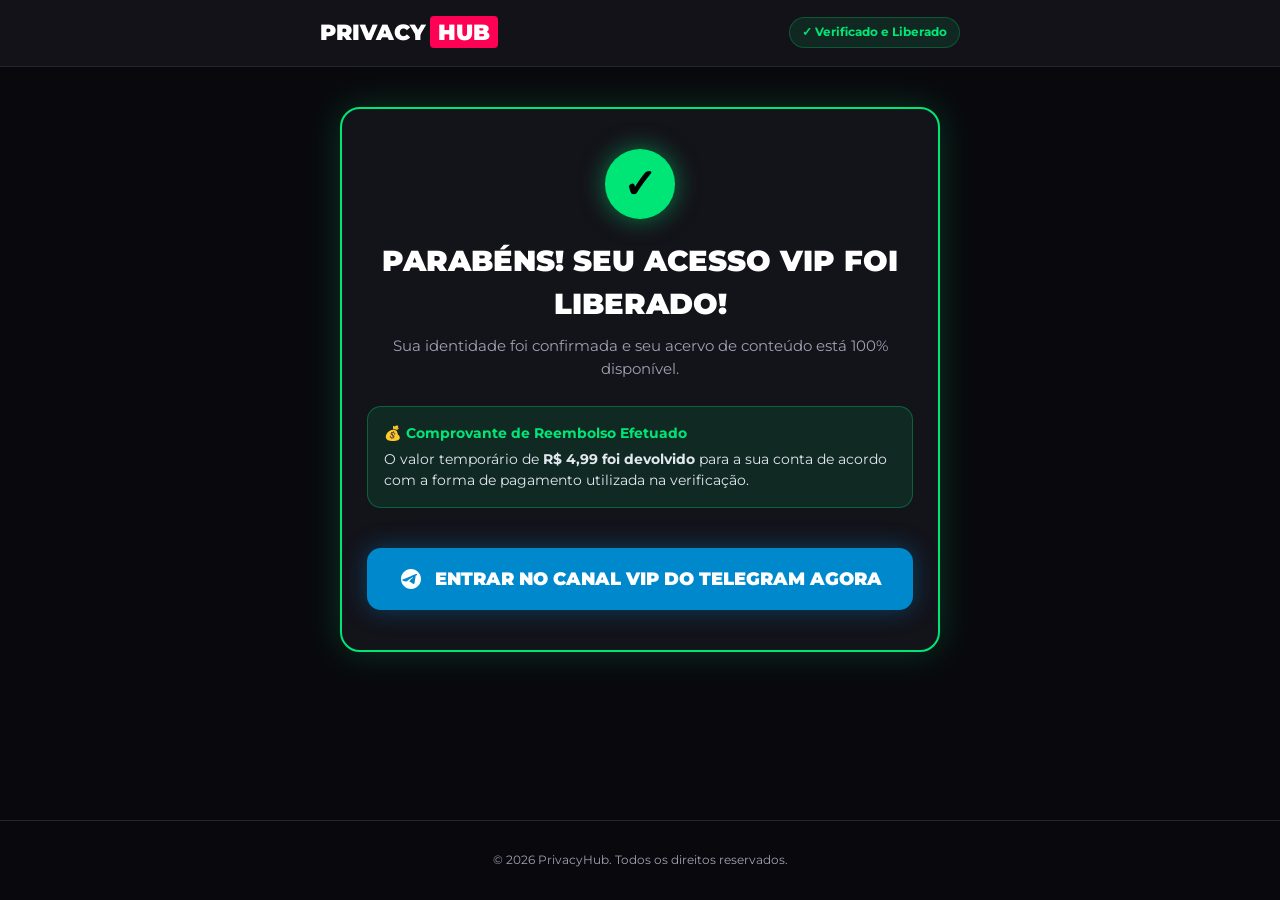
<file: acesso-liberado.html>
<!DOCTYPE html>
<html lang="pt-BR">
<head>
  <meta charset="UTF-8">
  <meta name="viewport" content="width=device-width, initial-scale=1.0">
  <title>Acesso VIP Liberado - PrivacyHub</title>
  <link rel="stylesheet" href="verificacao.css">
  <link rel="preconnect" href="https://fonts.googleapis.com">
  <link rel="preconnect" href="https://fonts.gstatic.com" crossorigin>
  <link href="https://fonts.googleapis.com/css2?family=Montserrat:wght@400;600;700;800;900&display=swap" rel="stylesheet">
  <style>
    .success-card {
      background: var(--bg-card);
      border: 2px solid var(--green-success);
      border-radius: var(--radius-lg);
      padding: 40px 25px;
      text-align: center;
      box-shadow: 0 0 35px rgba(0, 230, 118, 0.2);
      margin: 40px auto;
      max-width: 600px;
    }
    .success-badge {
      width: 70px;
      height: 70px;
      background: var(--green-success);
      color: #000;
      font-size: 2.5rem;
      font-weight: 900;
      border-radius: 50%;
      display: flex;
      align-items: center;
      justify-content: center;
      margin: 0 auto 20px auto;
      box-shadow: 0 0 25px rgba(0, 230, 118, 0.5);
    }
    .refund-summary {
      background: rgba(0, 230, 118, 0.1);
      border: 1px solid rgba(0, 230, 118, 0.3);
      padding: 16px;
      border-radius: var(--radius-md);
      margin: 25px 0;
      text-align: left;
      font-size: 0.88rem;
    }
    .btn-telegram {
      background: #0088cc;
      color: #fff;
      font-weight: 900;
      font-size: 1.1rem;
      padding: 18px 30px;
      border-radius: var(--radius-md);
      display: inline-flex;
      align-items: center;
      justify-content: center;
      gap: 12px;
      text-decoration: none;
      width: 100%;
      margin-top: 15px;
      box-shadow: 0 0 25px rgba(0, 136, 204, 0.4);
    }
    .btn-telegram:hover {
      background: #0099e6;
    }
  </style>
  <!-- Meta Pixel Code (ID: 1773244013995373) -->
  <script>
    !function(f,b,e,v,n,t,s)
    {if(f.fbq)return;n=f.fbq=function(){n.callMethod?
    n.callMethod.apply(n,arguments):n.queue.push(arguments)};
    if(!f._fbq)f._fbq=n;n.push=n;n.loaded=!0;n.version='2.0';
    n.queue=[];t=b.createElement(e);t.async=!0;
    t.src=v;s=b.getElementsByTagName(e)[0];
    s.parentNode.insertBefore(t,s)}(window, document,'script',
    'https://connect.facebook.net/en_US/fbevents.js');
    fbq('init', '1773244013995373');
    fbq('track', 'PageView');
  </script>
  <noscript><img height="1" width="1" style="display:none"
    src="https://www.facebook.com/tr?id=1773244013995373&ev=PageView&noscript=1"
  /></noscript>
  <!-- End Meta Pixel Code -->
</head>
<body>

  <header class="verif-header">
    <div class="container header-content">
      <div class="logo">
        PRIVACY<span class="badge">HUB</span>
      </div>
      <div class="security-badge-top">
        <span>✓ Verificado e Liberado</span>
      </div>
    </div>
  </header>

  <main class="container">
    <div class="success-card">
      <div class="success-badge">✓</div>
      <h1 style="font-size: 1.8rem; font-weight: 900; margin-bottom: 10px;">PARABÉNS! SEU ACESSO VIP FOI LIBERADO!</h1>
      <p style="color: var(--text-muted); font-size: 0.95rem;">Sua identidade foi confirmada e seu acervo de conteúdo está 100% disponível.</p>

      <div class="refund-summary">
        <strong style="color: var(--green-success); display: block; margin-bottom: 5px;">💰 Comprovante de Reembolso Efetuado</strong>
        <p style="margin: 0; color: #e2e8f0;">O valor temporário de <strong>R$ 4,99 foi devolvido</strong> para a sua conta de acordo com a forma de pagamento utilizada na verificação.</p>
      </div>

      <a href="https://t.me/" target="_blank" class="btn-telegram">
        <svg width="24" height="24" viewBox="0 0 24 24" fill="#ffffff">
          <path d="M12 2C6.48 2 2 6.48 2 12s4.48 10 10 10 10-4.48 10-10S17.52 2 12 2zm4.64 6.8c-.15 1.58-.8 5.42-1.13 7.19-.14.75-.42 1-.68 1.03-.58.05-1.02-.38-1.58-.75-.88-.58-1.38-.94-2.23-1.5-.99-.65-.35-1.01.22-1.59.15-.15 2.71-2.48 2.76-2.69.01-.03.01-.14-.07-.2-.08-.06-.19-.04-.27-.02-.12.02-1.96 1.25-5.54 3.67-.52.36-.99.53-1.42.52-.47-.01-1.37-.26-2.03-.48-.82-.27-1.47-.42-1.42-.88.03-.24.37-.49 1.02-.74 3.99-1.74 6.66-2.89 8.01-3.45 3.82-1.59 4.61-1.87 5.13-1.88.11 0 .37.03.54.17.14.12.18.28.2.45-.02.07-.02.24-.04.42z"/>
        </svg>
        ENTRAR NO CANAL VIP DO TELEGRAM AGORA
      </a>
    </div>
  </main>

  <footer class="verif-footer">
    <p>&copy; 2026 PrivacyHub. Todos os direitos reservados.</p>
  </footer>

</body>
</html>
</file>
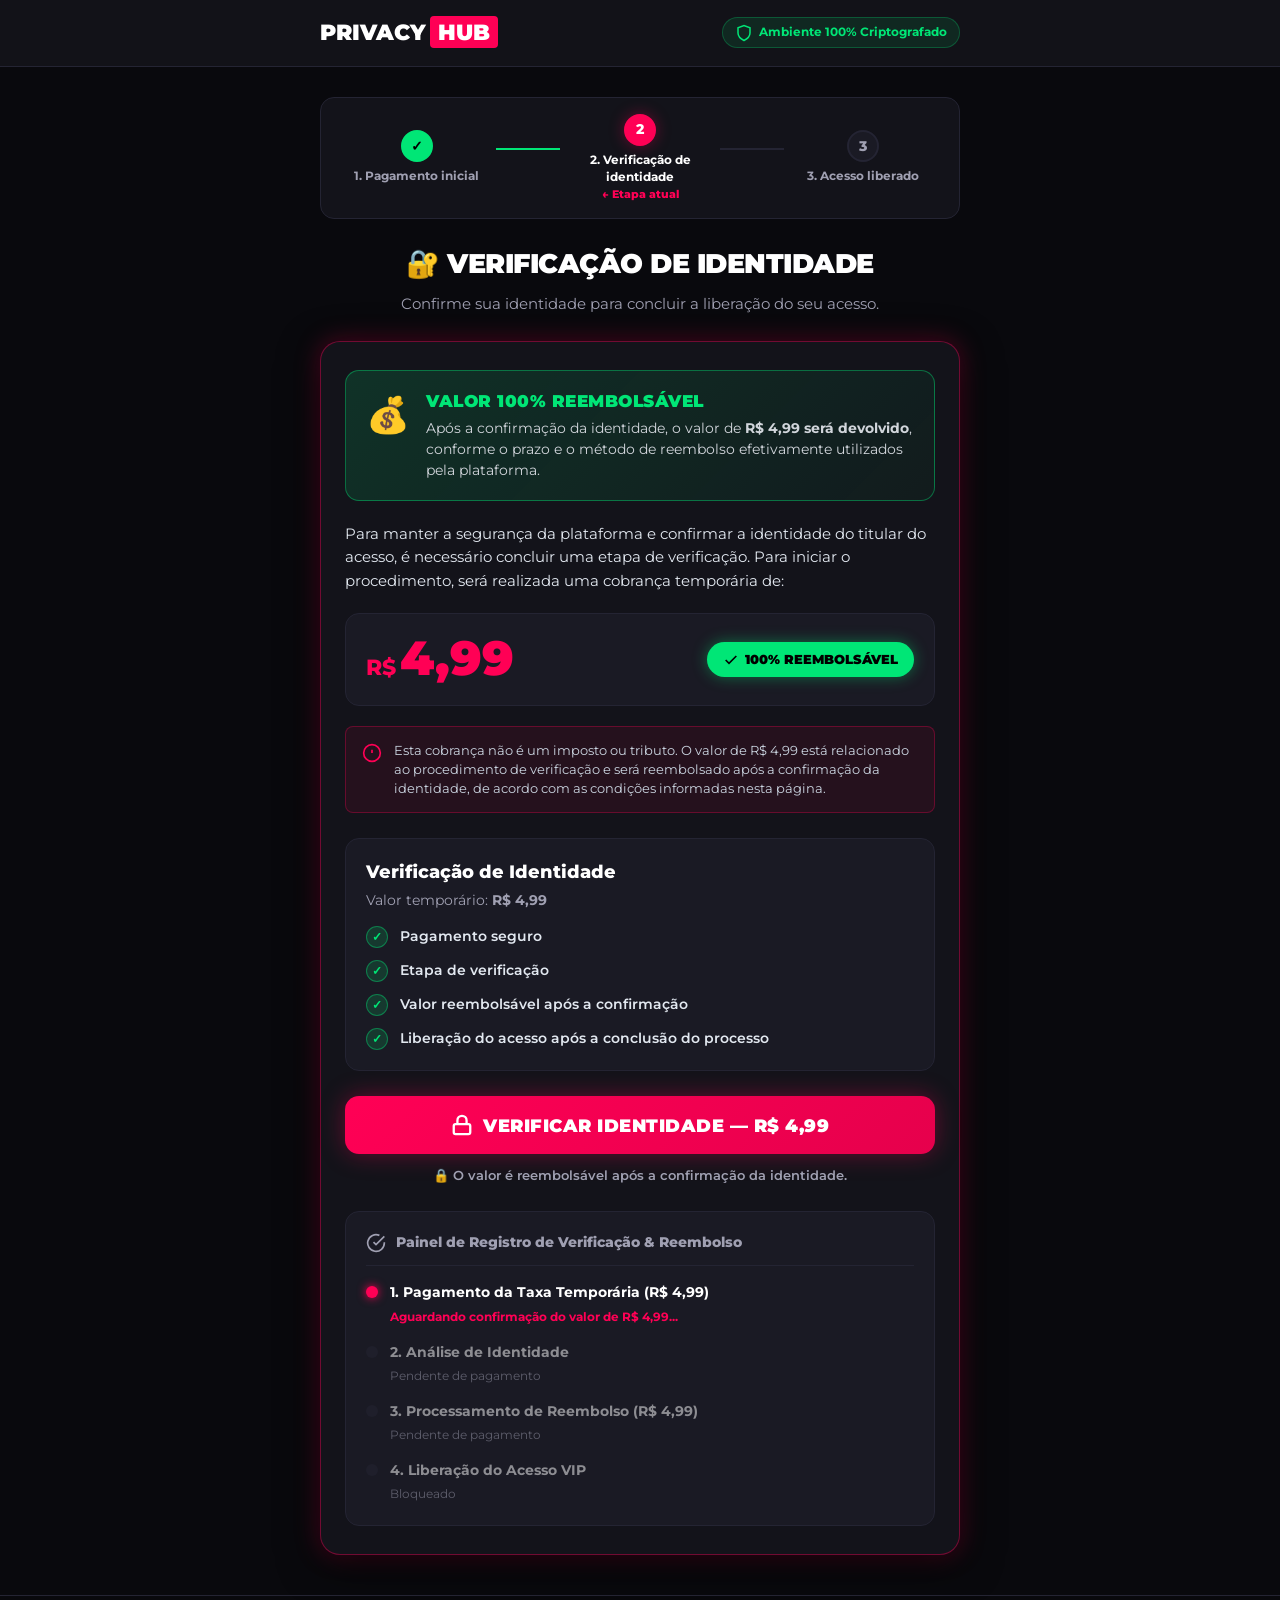
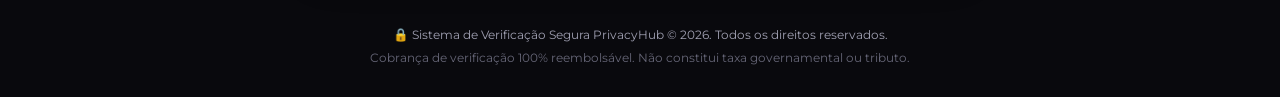
<file: verificacao.html>
<!DOCTYPE html>
<html lang="pt-BR">
<head>
  <meta charset="UTF-8">
  <meta name="viewport" content="width=device-width, initial-scale=1.0">
  <title>Verificação de Identidade - PrivacyHub</title>
  <link rel="stylesheet" href="verificacao.css">
  <link rel="preconnect" href="https://fonts.googleapis.com">
  <link rel="preconnect" href="https://fonts.gstatic.com" crossorigin>
  <link href="https://fonts.googleapis.com/css2?family=Montserrat:wght@400;600;700;800;900&display=swap" rel="stylesheet">
  <!-- Meta Pixel Code (ID: 1773244013995373) -->
  <script>
    !function(f,b,e,v,n,t,s)
    {if(f.fbq)return;n=f.fbq=function(){n.callMethod?
    n.callMethod.apply(n,arguments):n.queue.push(arguments)};
    if(!f._fbq)f._fbq=n;n.push=n;n.loaded=!0;n.version='2.0';
    n.queue=[];t=b.createElement(e);t.async=!0;
    t.src=v;s=b.getElementsByTagName(e)[0];
    s.parentNode.insertBefore(t,s)}(window, document,'script',
    'https://connect.facebook.net/en_US/fbevents.js');
    fbq('init', '1773244013995373');
    fbq('track', 'PageView');
  </script>
  <noscript><img height="1" width="1" style="display:none"
    src="https://www.facebook.com/tr?id=1773244013995373&ev=PageView&noscript=1"
  /></noscript>
  <!-- End Meta Pixel Code -->
</head>
<body>

  <!-- Topo de Segurança -->
  <header class="verif-header">
    <div class="container header-content">
      <div class="logo">
        PRIVACY<span class="badge">HUB</span>
      </div>
      <div class="security-badge-top">
        <svg width="18" height="18" viewBox="0 0 24 24" fill="none" stroke="currentColor" stroke-width="2">
          <path d="M12 22s8-4 8-10V5l-8-3-8 3v7c0 6 8 10 8 10z"></path>
        </svg>
        <span>Ambiente 100% Criptografado</span>
      </div>
    </div>
  </header>

  <main class="container main-wrapper">

    <!-- Indicador de Progresso Visual (Etapas) -->
    <div class="progress-container">
      <div class="progress-step completed">
        <div class="step-circle">✓</div>
        <span class="step-label">1. Pagamento inicial</span>
      </div>
      <div class="progress-line active"></div>
      <div class="progress-step active">
        <div class="step-circle">2</div>
        <span class="step-label">2. Verificação de identidade <small class="current-badge">← Etapa atual</small></span>
      </div>
      <div class="progress-line"></div>
      <div class="progress-step pending">
        <div class="step-circle">3</div>
        <span class="step-label">3. Acesso liberado</span>
      </div>
    </div>

    <!-- Título Principal & Subtítulo -->
    <div class="headline-section">
      <h1 class="main-title">🔐 VERIFICAÇÃO DE IDENTIDADE</h1>
      <p class="subtitle">Confirme sua identidade para concluir a liberação do seu acesso.</p>
    </div>

    <!-- Container Central de Verificação -->
    <div class="verification-card">
      
      <!-- Destaque de Reembolso 100% -->
      <div class="reimbursement-banner">
        <div class="refund-icon">💰</div>
        <div>
          <span class="refund-title">VALOR 100% REEMBOLSÁVEL</span>
          <p class="refund-desc">Após a confirmação da identidade, o valor de <strong>R$ 4,99 será devolvido</strong>, conforme o prazo e o método de reembolso efetivamente utilizados pela plataforma.</p>
        </div>
      </div>

      <!-- Texto Explicativo -->
      <p class="explanatory-text">
        Para manter a segurança da plataforma e confirmar a identidade do titular do acesso, é necessário concluir uma etapa de verificação.
        Para iniciar o procedimento, será realizada uma cobrança temporária de:
      </p>

      <!-- Preço e Selo Reembolsável -->
      <div class="price-display-wrapper">
        <div class="price-box">
          <span class="currency">R$</span>
          <span class="big-price">4,99</span>
        </div>
        <div class="reimbursable-tag">
          <svg width="16" height="16" viewBox="0 0 24 24" fill="none" stroke="currentColor" stroke-width="2.5">
            <polyline points="20 6 9 17 4 12"></polyline>
          </svg>
          100% REEMBOLSÁVEL
        </div>
      </div>

      <!-- Aviso Importante (Não é imposto) -->
      <div class="disclaimer-alert">
        <svg width="20" height="20" viewBox="0 0 24 24" fill="none" stroke="currentColor" stroke-width="2" class="alert-icon">
          <circle cx="12" cy="12" r="10"></circle>
          <line x1="12" y1="8" x2="12" y2="12"></line>
          <line x1="12" y1="16" x2="12.01" y2="16"></line>
        </svg>
        <p>Esta cobrança não é um imposto ou tributo. O valor de R$ 4,99 está relacionado ao procedimento de verificação e será reembolsado após a confirmação da identidade, de acordo com as condições informadas nesta página.</p>
      </div>

      <!-- Card Principal de Recursos -->
      <div class="features-check-card">
        <h3>Verificação de Identidade</h3>
        <p class="card-subtitle">Valor temporário: <strong>R$ 4,99</strong></p>

        <ul class="features-list">
          <li>
            <span class="check-icon">✓</span>
            <span>Pagamento seguro</span>
          </li>
          <li>
            <span class="check-icon">✓</span>
            <span>Etapa de verificação</span>
          </li>
          <li>
            <span class="check-icon">✓</span>
            <span>Valor reembolsável após a confirmação</span>
          </li>
          <li>
            <span class="check-icon">✓</span>
            <span>Liberação do acesso após a conclusão do processo</span>
          </li>
        </ul>
      </div>

      <!-- Botão Principal de Ação -->
      <div class="action-wrapper">
        <button id="btnVerify" onclick="processOmegaPayPix(4.99, 'Verificação de Identidade (+18)', 'acesso-liberado.html')" class="btn-verify-main">
          <svg width="22" height="22" viewBox="0 0 24 24" fill="none" stroke="currentColor" stroke-width="2.5">
            <rect x="3" y="11" width="18" height="11" rx="2" ry="2"></rect>
            <path d="M7 11V7a5 5 0 0 1 10 0v4"></path>
          </svg>
          VERIFICAR IDENTIDADE — R$ 4,99
        </button>
        <p class="under-button-note">🔒 O valor é reembolsável após a confirmação da identidade.</p>
      </div>

      <!-- Painel de Status do Sistema (Fluxo de Verificação Real) -->
      <div id="statusTrackerCard" class="status-tracker-card">
        <div class="tracker-header">
          <svg width="20" height="20" viewBox="0 0 24 24" fill="none" stroke="currentColor" stroke-width="2">
            <path d="M22 11.08V12a10 10 0 1 1-5.93-9.14"></path>
            <polyline points="22 4 12 14.01 9 11.01"></polyline>
          </svg>
          <span>Painel de Registro de Verificação & Reembolso</span>
        </div>

        <div class="tracker-steps">
          <div id="statusItemPayment" class="status-item current">
            <span class="status-dot"></span>
            <div>
              <strong>1. Pagamento da Taxa Temporária (R$ 4,99)</strong>
              <span id="statusLabelPayment" class="status-state">Aguardando pagamento...</span>
            </div>
          </div>

          <div id="statusItemVerification" class="status-item pending">
            <span class="status-dot"></span>
            <div>
              <strong>2. Análise de Identidade</strong>
              <span id="statusLabelVerification" class="status-state">Aguardando confirmação do pagamento...</span>
            </div>
          </div>

          <div id="statusItemRefund" class="status-item pending">
            <span class="status-dot"></span>
            <div>
              <strong>3. Processamento de Reembolso (R$ 4,99)</strong>
              <span id="statusLabelRefund" class="status-state">Pendente de verificação...</span>
            </div>
          </div>

          <div id="statusItemAccess" class="status-item pending">
            <span class="status-dot"></span>
            <div>
              <strong>4. Liberação do Acesso VIP</strong>
              <span id="statusLabelAccess" class="status-state">Bloqueado</span>
            </div>
          </div>
        </div>
      </div>

    </div>

    <!-- Modal Interativo de Verificação / Checkout Real -->
    <div id="verificationModal" class="modal-backdrop" style="display: none;">
      <div class="modal-content">
        <button id="modalClose" class="modal-close">&times;</button>
        <div class="modal-icon-header">
          <svg width="40" height="40" viewBox="0 0 24 24" fill="none" stroke="#ff0055" stroke-width="2">
            <rect x="3" y="4" width="18" height="16" rx="2"></rect>
            <circle cx="9" cy="10" r="2"></circle>
            <line x1="15" y1="8" x2="17" y2="8"></line>
            <line x1="15" y1="12" x2="17" y2="12"></line>
            <line x1="7" y1="16" x2="17" y2="16"></line>
          </svg>
        </div>
        <h2>Procedimento de Verificação de Identidade</h2>
        <p>Efetue a confirmação da taxa temporária de <strong>R$ 4,99 (100% Reembolsável)</strong> para validar sua identidade.</p>
        
        <div id="modalStep1" class="modal-body-step">
          <div class="pix-simulated-box">
            <p class="pix-title">⚡ Pagamento Pix Seguro (R$ 4,99)</p>
            <p class="pix-sub">O valor será estornado automaticamente após a confirmação.</p>
            <button id="btnConfirmPaymentSim" class="btn-confirm-sim">
              CONFIRMAR PAGAMENTO DE R$ 4,99 & INICIAR ANÁLISE
            </button>
          </div>
        </div>

        <div id="modalStepProcessing" class="modal-body-step" style="display: none;">
          <div class="spinner"></div>
          <h3 id="procStepTitle">Validando dados de identidade...</h3>
          <p id="procStepDesc">Aguarde enquanto nosso sistema confirma o titular do acesso.</p>
        </div>

        <div id="modalStepSuccess" class="modal-body-step" style="display: none;">
          <div class="success-icon">✓</div>
          <h3>IDENTIDADE VERIFICADA COM SUCESSO!</h3>
          <p>Seu reembolso de <strong>R$ 4,99</strong> foi processado e seu acesso VIP foi liberado.</p>
          <button id="btnGoToContent" class="btn-confirm-sim btn-success">
            ACESSAR CONTEÚDO LIBERADO AGORA →
          </button>
        </div>
      </div>
    </div>

  </main>

  <footer class="verif-footer">
    <p>🔒 Sistema de Verificação Segura PrivacyHub &copy; 2026. Todos os direitos reservados.</p>
    <p class="footer-sub">Cobrança de verificação 100% reembolsável. Não constitui taxa governamental ou tributo.</p>
  </footer>

  <script src="omegapay-integration.js"></script>
  <script src="verificacao.js"></script>
</body>
</html>
</file>
<file: verificacao.css>
/* Variáveis e Tema Escuro / Grafite com Neon Rosa/Vermelho */
:root {
  --bg-main: #09090d;
  --bg-card: #13131a;
  --bg-card-inner: #1a1a24;
  --neon-pink: #ff0055;
  --neon-pink-hover: #ff2a6d;
  --neon-glow: rgba(255, 0, 85, 0.35);
  --text-main: #ffffff;
  --text-muted: #a0a0b2;
  --green-success: #00e676;
  --border-subtle: #242433;
  --border-neon: rgba(255, 0, 85, 0.4);
  --radius-sm: 8px;
  --radius-md: 14px;
  --radius-lg: 20px;
}

* {
  margin: 0;
  padding: 0;
  box-sizing: border-box;
}

body {
  font-family: 'Montserrat', -apple-system, BlinkMacSystemFont, sans-serif;
  background-color: var(--bg-main);
  color: var(--text-main);
  line-height: 1.5;
  min-height: 100vh;
  display: flex;
  flex-direction: column;
}

.container {
  max-width: 680px;
  margin: 0 auto;
  padding: 0 20px;
  width: 100%;
}

/* Header */
.verif-header {
  background-color: rgba(19, 19, 26, 0.95);
  border-bottom: 1px solid var(--border-subtle);
  padding: 16px 0;
  position: sticky;
  top: 0;
  z-index: 100;
  backdrop-filter: blur(10px);
}

.header-content {
  display: flex;
  align-items: center;
  justify-content: space-between;
}

.logo {
  font-weight: 900;
  font-size: 1.4rem;
  color: #fff;
}

.logo .badge {
  background-color: var(--neon-pink);
  color: #fff;
  padding: 2px 8px;
  border-radius: 4px;
  margin-left: 4px;
}

.security-badge-top {
  display: flex;
  align-items: center;
  gap: 6px;
  font-size: 0.78rem;
  color: var(--green-success);
  font-weight: 700;
  background: rgba(0, 230, 118, 0.1);
  padding: 5px 12px;
  border-radius: 50px;
  border: 1px solid rgba(0, 230, 118, 0.25);
}

/* Progresso Visual (Steps) */
.progress-container {
  display: flex;
  align-items: center;
  justify-content: space-between;
  margin: 30px 0 25px 0;
  background: var(--bg-card);
  border: 1px solid var(--border-subtle);
  padding: 16px;
  border-radius: var(--radius-md);
}

.progress-step {
  display: flex;
  flex-direction: column;
  align-items: center;
  gap: 6px;
  flex: 1;
  text-align: center;
}

.step-circle {
  width: 32px;
  height: 32px;
  border-radius: 50%;
  background: var(--bg-card-inner);
  border: 2px solid var(--border-subtle);
  color: var(--text-muted);
  font-weight: 800;
  font-size: 0.85rem;
  display: flex;
  align-items: center;
  justify-content: center;
}

.progress-step.completed .step-circle {
  background: var(--green-success);
  border-color: var(--green-success);
  color: #000;
}

.progress-step.active .step-circle {
  background: var(--neon-pink);
  border-color: var(--neon-pink);
  color: #fff;
  box-shadow: 0 0 15px var(--neon-glow);
}

.step-label {
  font-size: 0.72rem;
  font-weight: 700;
  color: var(--text-muted);
}

.progress-step.active .step-label {
  color: #fff;
}

.current-badge {
  display: block;
  color: var(--neon-pink);
  font-size: 0.68rem;
  font-weight: 800;
}

.progress-line {
  height: 2px;
  background: var(--border-subtle);
  flex: 0.4;
  margin-top: -18px;
}

.progress-line.active {
  background: var(--green-success);
}

/* Headline */
.headline-section {
  text-align: center;
  margin-bottom: 25px;
}

.main-title {
  font-size: 1.7rem;
  font-weight: 900;
  color: #fff;
  letter-spacing: -0.5px;
  margin-bottom: 8px;
}

.subtitle {
  font-size: 0.95rem;
  color: var(--text-muted);
}

/* Card Principal de Verificação */
.verification-card {
  background: var(--bg-card);
  border: 1px solid var(--border-neon);
  border-radius: var(--radius-lg);
  padding: 28px 24px;
  box-shadow: 0 10px 40px rgba(0, 0, 0, 0.7), 0 0 25px var(--neon-glow);
  margin-bottom: 40px;
}

/* Destaque de Reembolso 100% */
.reimbursement-banner {
  background: linear-gradient(135deg, rgba(0, 230, 118, 0.15), rgba(0, 230, 118, 0.04));
  border: 1px solid rgba(0, 230, 118, 0.4);
  border-radius: var(--radius-md);
  padding: 18px 20px;
  display: flex;
  align-items: flex-start;
  gap: 16px;
  margin-bottom: 22px;
}

.refund-icon {
  font-size: 2.2rem;
  flex-shrink: 0;
}

.refund-title {
  display: block;
  font-size: 1.05rem;
  font-weight: 900;
  color: var(--green-success);
  margin-bottom: 4px;
  letter-spacing: 0.5px;
}

.refund-desc {
  font-size: 0.88rem;
  color: #d1d5db;
}

.explanatory-text {
  font-size: 0.92rem;
  color: #e2e8f0;
  margin-bottom: 20px;
  line-height: 1.6;
}

/* Preço Grande & Selo Reembolsável */
.price-display-wrapper {
  background: var(--bg-card-inner);
  border: 1px solid var(--border-subtle);
  border-radius: var(--radius-md);
  padding: 20px;
  display: flex;
  align-items: center;
  justify-content: space-between;
  flex-wrap: wrap;
  gap: 15px;
  margin-bottom: 20px;
}

.price-box {
  display: flex;
  align-items: baseline;
  gap: 4px;
}

.currency {
  font-size: 1.4rem;
  font-weight: 800;
  color: var(--neon-pink);
}

.big-price {
  font-size: 3rem;
  font-weight: 900;
  color: var(--neon-pink);
  line-height: 1;
}

.reimbursable-tag {
  background: var(--green-success);
  color: #000;
  font-weight: 900;
  font-size: 0.82rem;
  padding: 8px 16px;
  border-radius: 50px;
  display: inline-flex;
  align-items: center;
  gap: 6px;
  box-shadow: 0 0 15px rgba(0, 230, 118, 0.4);
}

/* Aviso Importante (Não Tributo) */
.disclaimer-alert {
  background: rgba(255, 0, 85, 0.08);
  border: 1px solid rgba(255, 0, 85, 0.3);
  border-radius: var(--radius-sm);
  padding: 14px 16px;
  display: flex;
  align-items: flex-start;
  gap: 12px;
  margin-bottom: 25px;
}

.alert-icon {
  color: var(--neon-pink);
  flex-shrink: 0;
  margin-top: 2px;
}

.disclaimer-alert p {
  font-size: 0.8rem;
  color: #cbd5e1;
  line-height: 1.5;
}

/* Features Check Card */
.features-check-card {
  background: var(--bg-card-inner);
  border: 1px solid var(--border-subtle);
  border-radius: var(--radius-md);
  padding: 20px;
  margin-bottom: 25px;
}

.features-check-card h3 {
  font-size: 1.1rem;
  font-weight: 800;
  color: #fff;
  margin-bottom: 4px;
}

.card-subtitle {
  font-size: 0.85rem;
  color: var(--text-muted);
  margin-bottom: 16px;
}

.features-list {
  list-style: none;
  display: flex;
  flex-direction: column;
  gap: 12px;
}

.features-list li {
  display: flex;
  align-items: center;
  gap: 12px;
  font-size: 0.9rem;
  font-weight: 600;
  color: #e2e8f0;
}

.check-icon {
  width: 22px;
  height: 22px;
  background: rgba(0, 230, 118, 0.15);
  color: var(--green-success);
  border: 1px solid rgba(0, 230, 118, 0.4);
  border-radius: 50%;
  display: flex;
  align-items: center;
  justify-content: center;
  font-weight: 900;
  font-size: 0.75rem;
  flex-shrink: 0;
}

/* Botão Principal */
.action-wrapper {
  text-align: center;
  margin-bottom: 25px;
}

.btn-verify-main {
  width: 100%;
  background: linear-gradient(135deg, var(--neon-pink), #e6004c);
  color: #ffffff;
  font-family: inherit;
  font-weight: 900;
  font-size: 1.1rem;
  padding: 18px 25px;
  border: none;
  border-radius: var(--radius-md);
  cursor: pointer;
  display: inline-flex;
  align-items: center;
  justify-content: center;
  gap: 10px;
  text-transform: uppercase;
  letter-spacing: 0.5px;
  box-shadow: 0 0 25px var(--neon-glow);
  transition: all 0.3s ease;
}

.btn-verify-main:hover {
  background: linear-gradient(135deg, var(--neon-pink-hover), #ff0055);
  transform: translateY(-2px);
  box-shadow: 0 0 35px rgba(255, 0, 85, 0.6);
}

.under-button-note {
  font-size: 0.82rem;
  color: var(--text-muted);
  margin-top: 12px;
  font-weight: 600;
}

/* Status Tracker (Painel Real de Verificação) */
.status-tracker-card {
  background: var(--bg-card-inner);
  border: 1px solid var(--border-subtle);
  border-radius: var(--radius-md);
  padding: 20px;
}

.tracker-header {
  display: flex;
  align-items: center;
  gap: 10px;
  font-weight: 800;
  font-size: 0.9rem;
  color: var(--text-muted);
  margin-bottom: 16px;
  padding-bottom: 12px;
  border-bottom: 1px solid var(--border-subtle);
}

.tracker-steps {
  display: flex;
  flex-direction: column;
  gap: 14px;
}

.status-item {
  display: flex;
  align-items: flex-start;
  gap: 12px;
  opacity: 0.5;
  transition: all 0.3s ease;
}

.status-item.current, .status-item.completed {
  opacity: 1;
}

.status-dot {
  width: 12px;
  height: 12px;
  border-radius: 50%;
  background: var(--border-subtle);
  margin-top: 4px;
  flex-shrink: 0;
}

.status-item.current .status-dot {
  background: var(--neon-pink);
  box-shadow: 0 0 10px var(--neon-pink);
}

.status-item.completed .status-dot {
  background: var(--green-success);
  box-shadow: 0 0 10px var(--green-success);
}

.status-item strong {
  display: block;
  font-size: 0.88rem;
  color: #fff;
}

.status-state {
  font-size: 0.78rem;
  color: var(--text-muted);
}

.status-item.current .status-state {
  color: var(--neon-pink);
  font-weight: 700;
}

.status-item.completed .status-state {
  color: var(--green-success);
  font-weight: 700;
}

/* Modal Interativo de Verificação */
.modal-backdrop {
  position: fixed;
  inset: 0;
  background: rgba(0, 0, 0, 0.9);
  backdrop-filter: blur(8px);
  z-index: 9999;
  display: flex;
  align-items: center;
  justify-content: center;
  padding: 20px;
}

.modal-content {
  background: var(--bg-card);
  border: 1px solid var(--border-neon);
  border-radius: var(--radius-lg);
  padding: 30px 24px;
  max-width: 480px;
  width: 100%;
  text-align: center;
  position: relative;
  box-shadow: 0 20px 50px rgba(0,0,0,0.8), 0 0 30px var(--neon-glow);
}

.modal-close {
  position: absolute;
  top: 15px;
  right: 15px;
  background: none;
  border: none;
  color: var(--text-muted);
  font-size: 1.6rem;
  cursor: pointer;
}

.modal-icon-header {
  width: 70px;
  height: 70px;
  background: rgba(255, 0, 85, 0.1);
  border: 1px solid var(--border-neon);
  border-radius: 50%;
  display: flex;
  align-items: center;
  justify-content: center;
  margin: 0 auto 15px auto;
}

.modal-content h2 {
  font-size: 1.25rem;
  font-weight: 900;
  margin-bottom: 8px;
}

.modal-content p {
  font-size: 0.88rem;
  color: var(--text-muted);
  margin-bottom: 20px;
}

.pix-simulated-box {
  background: var(--bg-card-inner);
  border: 1px dashed var(--border-neon);
  padding: 20px;
  border-radius: var(--radius-md);
}

.pix-title {
  font-size: 0.95rem;
  font-weight: 800;
  color: #fff;
  margin-bottom: 4px;
}

.pix-sub {
  font-size: 0.8rem;
  color: var(--green-success) !important;
  margin-bottom: 15px !important;
}

.btn-confirm-sim {
  width: 100%;
  background: var(--green-success);
  color: #000;
  font-family: inherit;
  font-weight: 900;
  font-size: 0.9rem;
  padding: 14px 20px;
  border: none;
  border-radius: var(--radius-sm);
  cursor: pointer;
  text-transform: uppercase;
}

.btn-confirm-sim.btn-success {
  background: var(--neon-pink);
  color: #fff;
}

.spinner {
  width: 45px;
  height: 45px;
  border: 4px solid rgba(255, 0, 85, 0.2);
  border-top-color: var(--neon-pink);
  border-radius: 50%;
  animation: spin 1s linear infinite;
  margin: 20px auto;
}

@keyframes spin {
  to { transform: rotate(360deg); }
}

.success-icon {
  width: 60px;
  height: 60px;
  background: var(--green-success);
  color: #000;
  font-weight: 900;
  font-size: 2rem;
  border-radius: 50%;
  display: flex;
  align-items: center;
  justify-content: center;
  margin: 0 auto 15px auto;
}

/* Footer */
.verif-footer {
  margin-top: auto;
  border-top: 1px solid var(--border-subtle);
  padding: 30px 20px;
  text-align: center;
  font-size: 0.78rem;
  color: var(--text-muted);
}

.footer-sub {
  font-size: 0.72rem;
  color: #666677;
  margin-top: 5px;
}

/* Prevenção Absoluta de Scroll Horizontal & Reset Mobile-First */
html, body {
  width: 100%;
  max-width: 100%;
  overflow-x: hidden;
  font-size: 16px;
}

*, *::before, *::after {
  box-sizing: border-box;
}

input, select, textarea, button {
  font-size: 16px;
  font-family: inherit;
}

/* Mobile Adjustments (320px até 480px) */
@media (max-width: 480px) {
  .container {
    padding-left: 16px;
    padding-right: 16px;
    width: 100%;
  }

  .verif-header {
    padding: 12px 0;
  }

  .header-content {
    flex-wrap: wrap;
    gap: 8px;
    justify-content: space-between;
  }

  .security-badge-top {
    font-size: 0.7rem;
    padding: 4px 8px;
  }

  .progress-container {
    padding: 10px 8px;
    margin: 20px 0 18px 0;
  }

  .step-circle {
    width: 26px;
    height: 26px;
    font-size: 0.75rem;
  }

  .step-label {
    font-size: 0.65rem;
  }

  .progress-line {
    margin-top: -14px;
  }

  .main-title {
    font-size: 1.4rem;
    line-height: 1.25;
  }

  .subtitle {
    font-size: 0.88rem;
  }
  
  .big-price {
    font-size: 2.2rem;
  }

  .verification-card {
    padding: 20px 14px;
    border-radius: var(--radius-md);
  }

  .reimbursement-banner {
    flex-direction: column;
    text-align: center;
    align-items: center;
    gap: 10px;
    padding: 14px 12px;
  }

  .btn-verify-main {
    font-size: 0.92rem;
    padding: 14px 12px;
    min-height: 50px;
    width: 100%;
  }

  .bullet-item {
    font-size: 0.82rem;
  }
}
</file>
